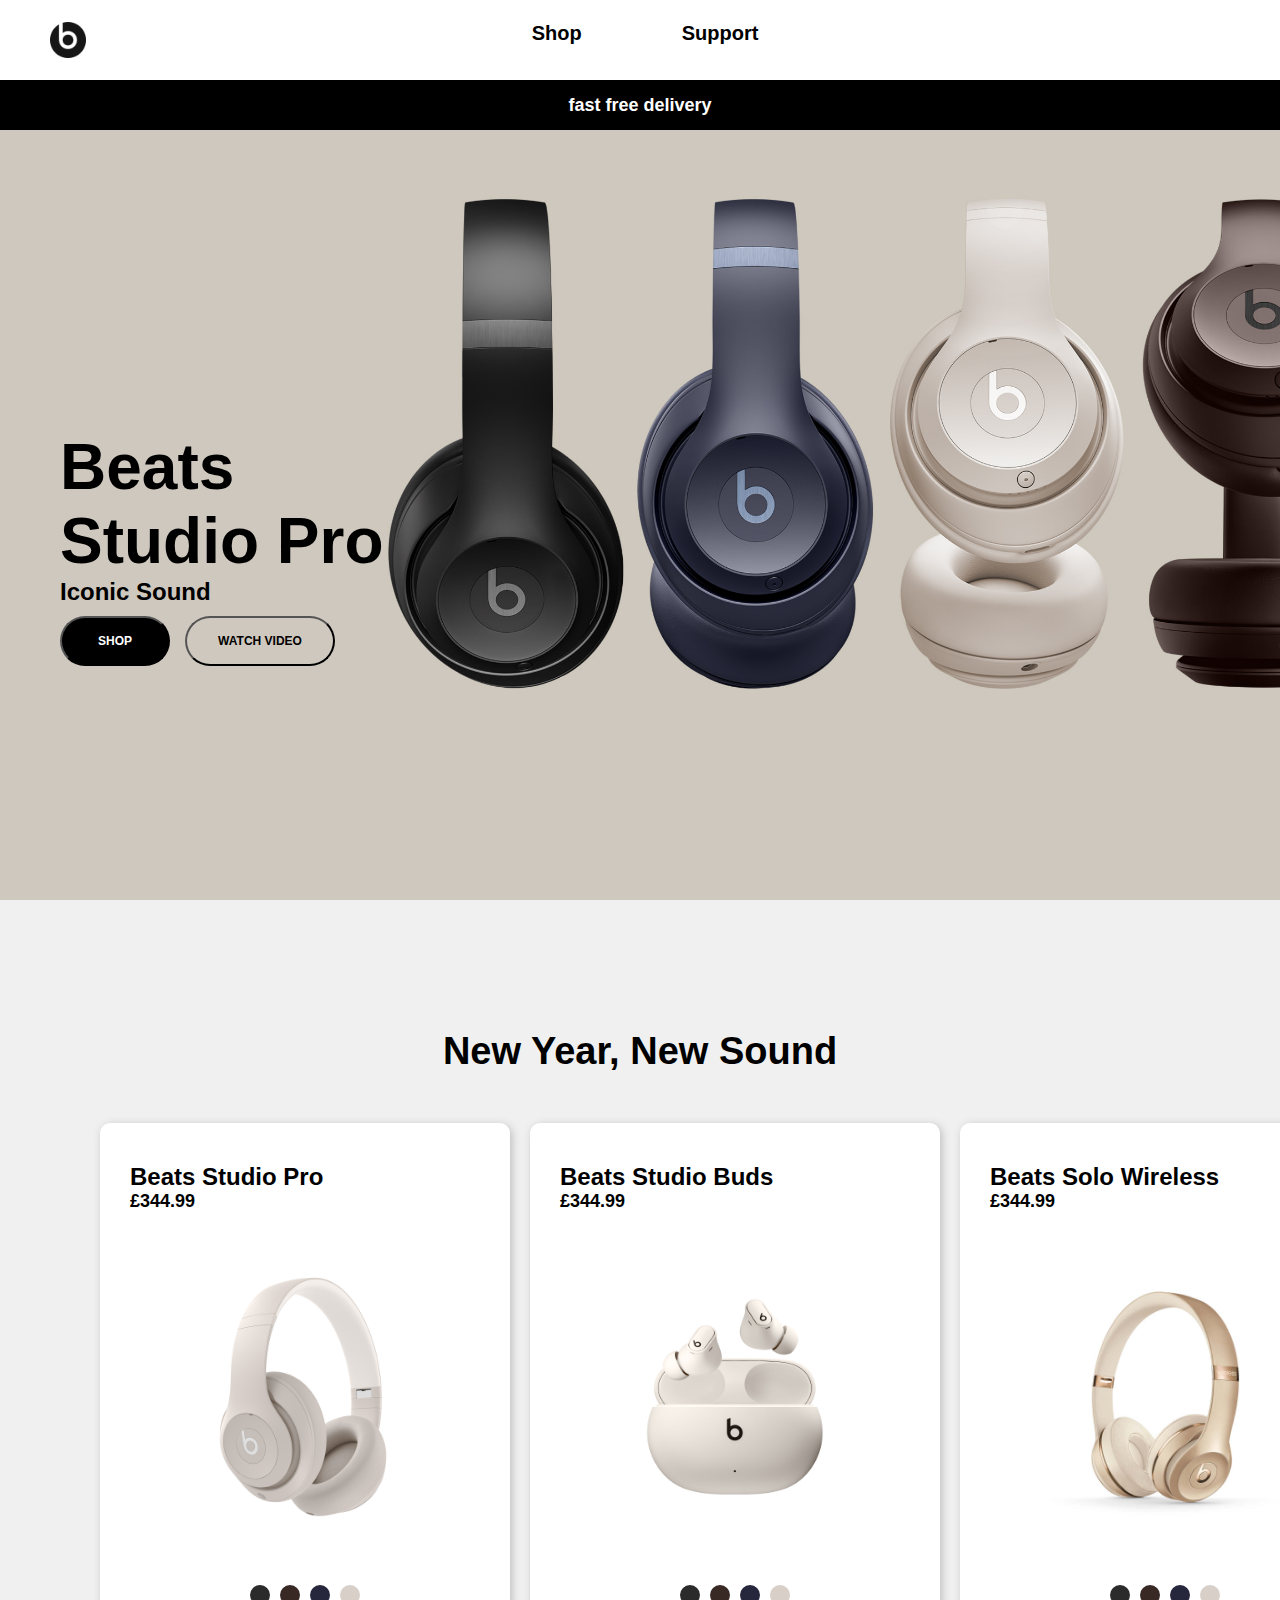
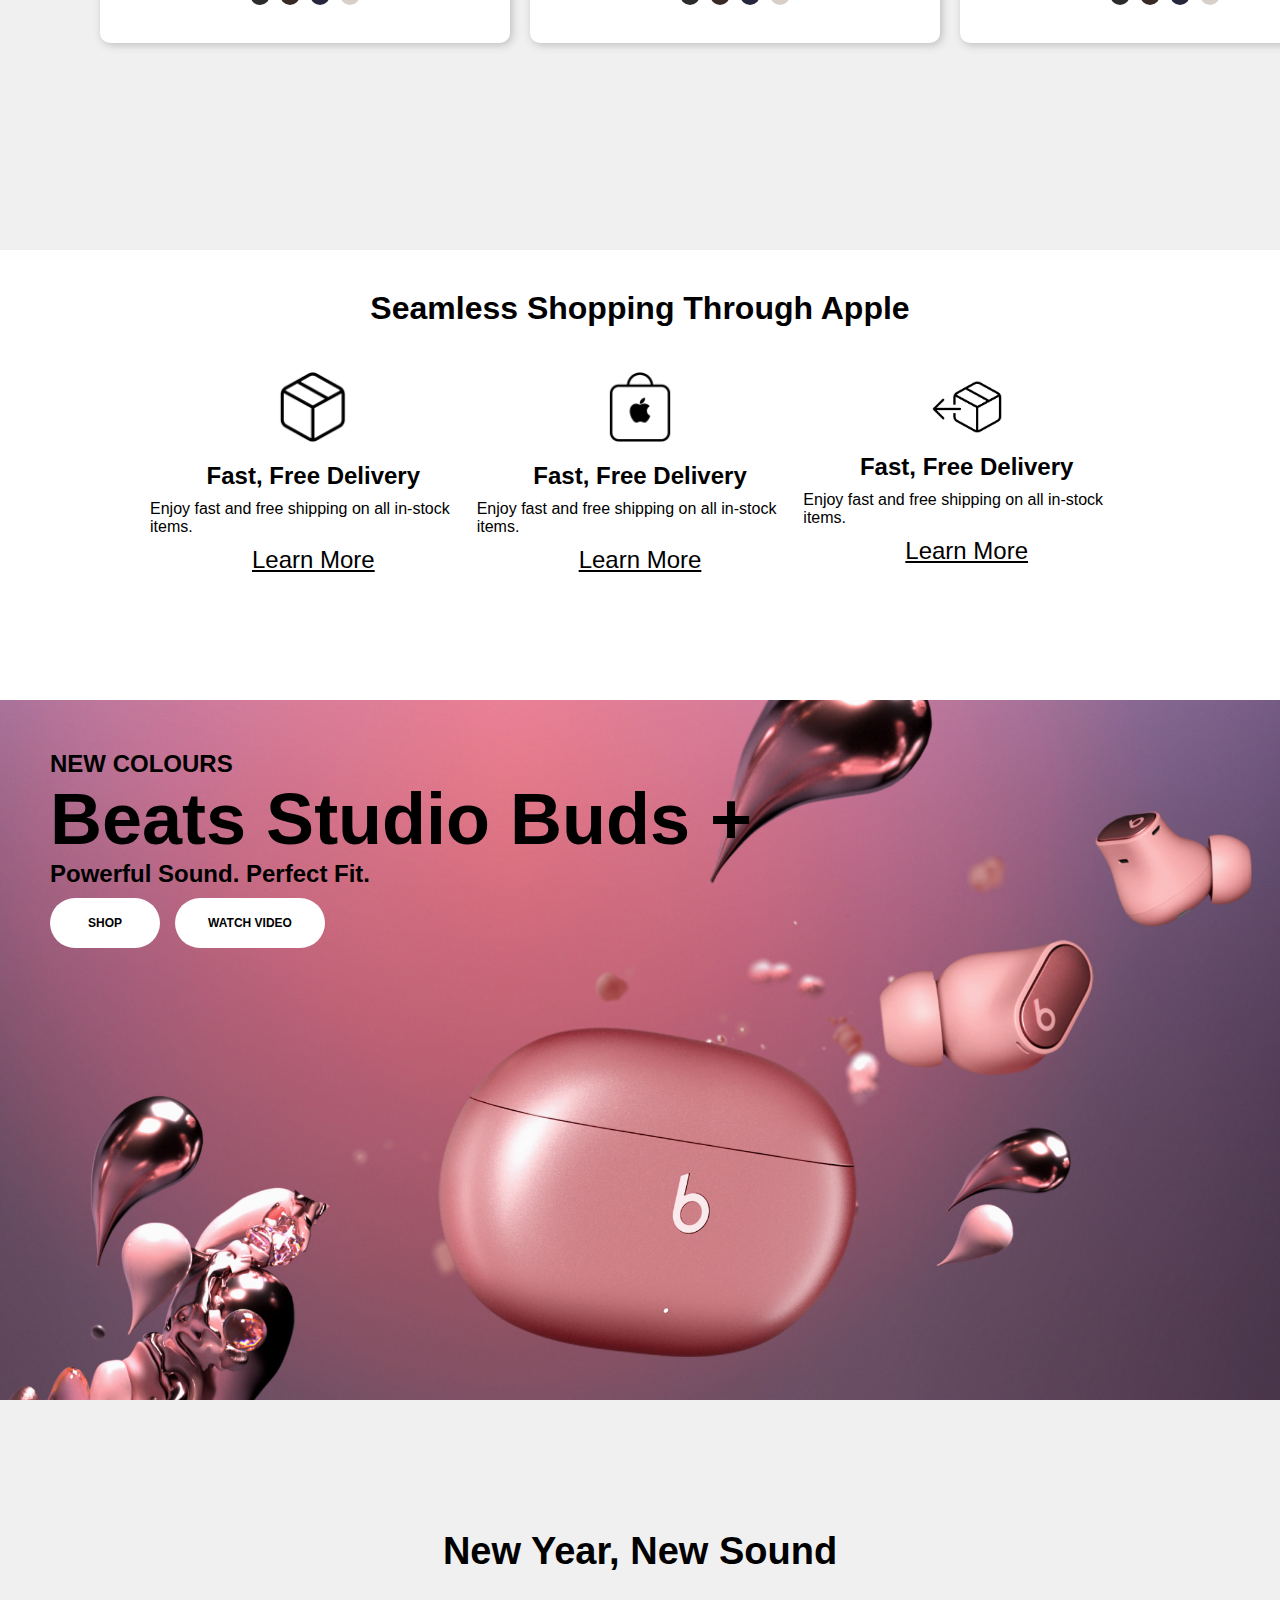
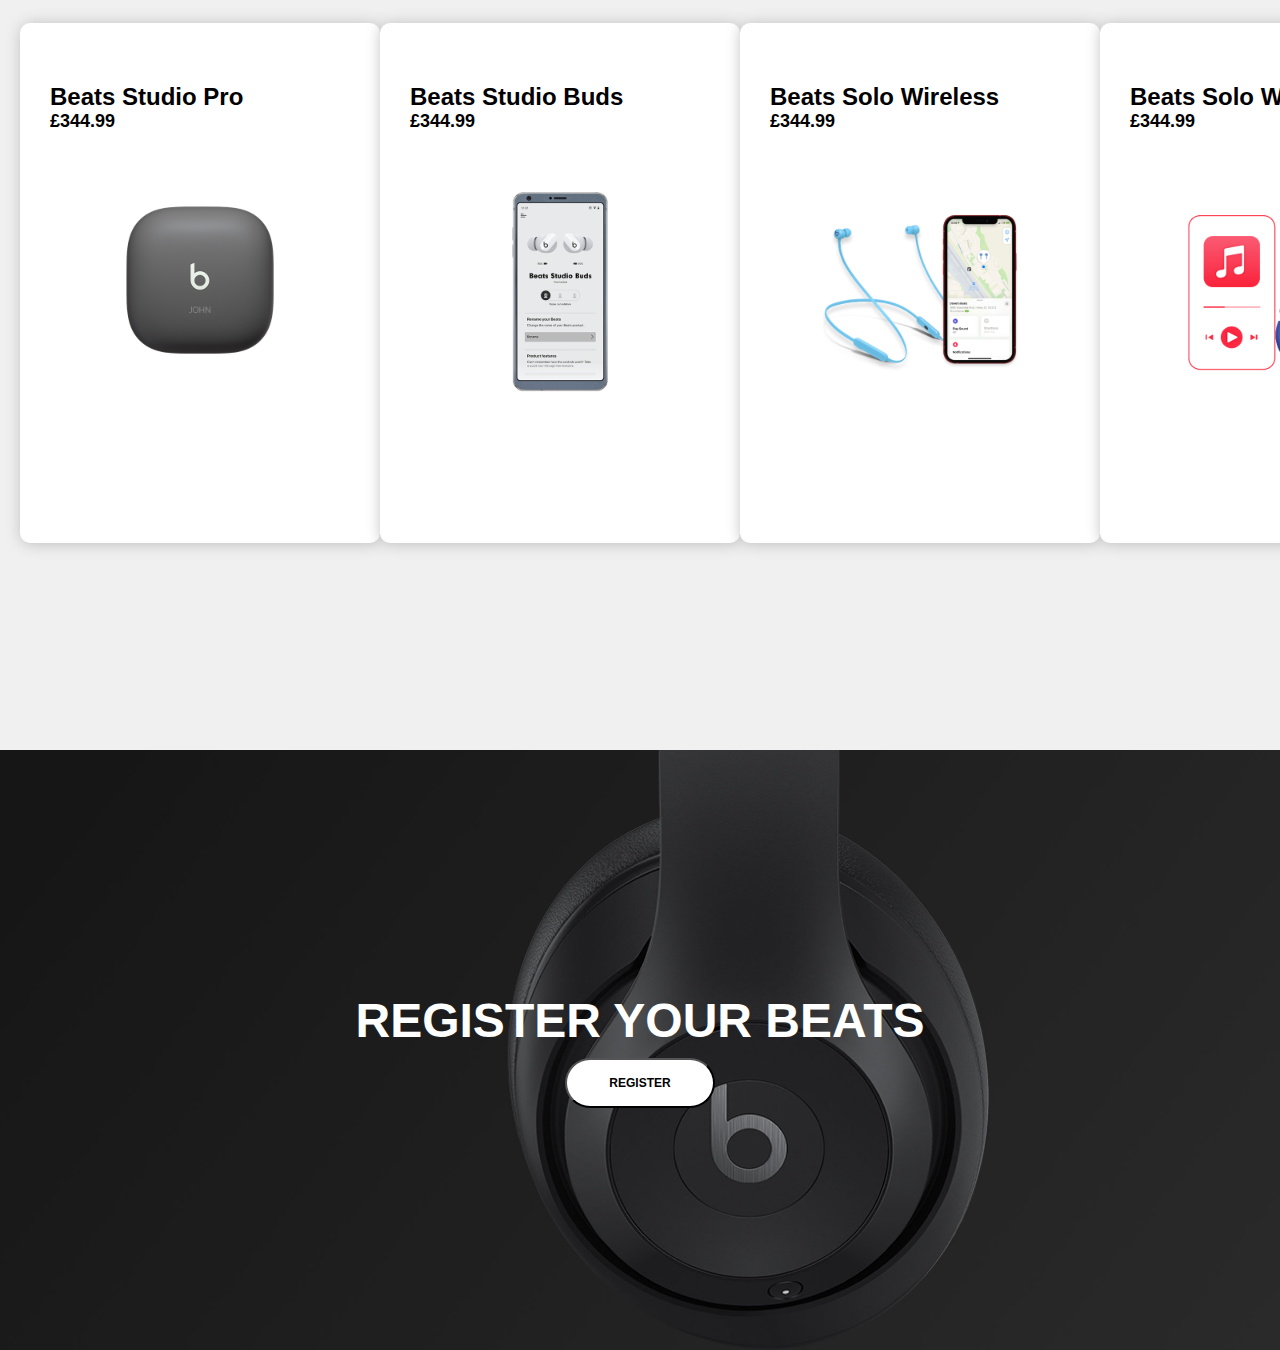
<file: index.html>
<!DOCTYPE html>
<html lang="en">
<head>
    <meta charset="UTF-8">
    <meta name="viewport" content="width=device-width, initial-scale=1.0">
    <link rel="stylesheet" href="style.css">    
    <link rel="stylesheet" href="https://cdnjs.cloudflare.com/ajax/libs/font-awesome/6.5.1/css/all.min.css" integrity="sha384-d7I10B6B6B5l7r5j+74L5ikf2p2L8W5B6B5l7r5j7a" crossorigin="anonymous">

    <title>Document</title>
</head>
<body>
    <div class="hero">
        <div class="topnav">
            <div class="navcontent">
            <img src="logo.png" alt="logo">
            <ul>
                <li>shop</li>
                <li>support</li>
            </ul>
            <i class="fas fa-rocket" id="icon"></i>
        </div>
        </div>
        <div class="bottomnav"><h1>fast free delivery</h1></div>

        <div class="contents">
            <h1 id="herotitle">beats<br> studio  pro</h1>
            <p id="herop">iconic sound</p>
            <button id="shopbtn">shop</button><button id="watchbtn">watch video</button>
        </div>
    </div>
    <div class="cards">
        <center><h1 id="cardstitle">new year, new sound</h1></center>
        <div class="cardsimgs">
            <div class="card">
                <h1>beats studio pro</h1>
                <p class="price">£344.99</p>
                <img src="card1.jpg" alt="" id="product1">
                <div class="circles">
                     <div id="circle1"></div>
                     <div id="circle2"></div>
                     <div id="circle3"></div>
                     <div id="circle4"></div>
                 </div>
                 
            </div>
            <div class="card">
                <h1>beats studio buds</h1>
                <p class="price">£344.99</p>
                <img src="card2.jpg" alt="" id="product2">
                <div class="circles">
                    <div id="circle1"></div>
                    <div id="circle2"></div>
                    <div id="circle3"></div>
                    <div id="circle4"></div>
                </div>
            </div>
        
            <div class="card">
                <h1>beats solo wireless</h1>
                <p class="price">£344.99</p>
                <img src="card3.png" alt="" id="product3">
                <div class="circles">
                    <div id="circle1"></div>
                    <div id="circle2"></div>
                    <div id="circle3"></div>
                    <div id="circle4"></div>
                </div>   
                
            </div>
            <script src="script.js"></script>
        </div>
    </div>

    <div class="seamless">
        <center><h1>seamless shopping through apple</h1></center>
        <div class="seamlesscards">
            <div class="seamless-card">
                <img src="card4.png" alt="">
                <h2>Fast, Free Delivery</h2>
                <p>Enjoy fast and free shipping on all in-stock items.</p>
                <a href="">learn more</a>
            </div>
            <div class="seamless-card">
                <img src="card5.png" alt="">
                <h2>Fast, Free Delivery</h2>
                <p>Enjoy fast and free shipping on all in-stock items.</p>
                <a href="">learn more</a>
            </div>
            <div class="seamless-card">
                <img src="card6.png" alt="">
                <h2>Fast, Free Delivery</h2>
                <p>Enjoy fast and free shipping on all in-stock items.</p>
                <a href="">learn more</a>
            </div>
        </div>
    </div>

    <div class="banner">
        <div class="contents2">
        <h2>NEW COLOURS</h2>
           <h1> Beats Studio Buds +</h1>
            <h2>Powerful Sound. Perfect Fit.</h2>
            <button id="shop2">shop</button><button id="watch2">watch video</button>
        </div>
    </div>

    <div class="cards2">
        <center><h1 id="cardstitle">new year, new sound</h1></center>
        <div class="cards2imgs">
            <div class="card2">
                <h1>beats studio pro</h1>
                <p class="price">£344.99</p>
                <img src="card7.png" alt="">
             
            </div>
            <div class="card2">
                <h1>beats studio buds</h1>
                <p class="price">£344.99</p>
                <img src="card8.png" alt="">
               
            </div>
            <div class="card2">
                <h1>beats solo wireless</h1>
                <p class="price">£344.99</p>
                <img src="card9.png" alt="">
             
                
            </div>
            <div class="card2">
                <h1>beats solo wireless</h1>
                <p class="price">£344.99</p>
                <img src="card10.png" alt="">
             
                
            </div>
            
        </div>
    </div>

    <div class="banner2">
        <div class="banner2contents">
        <h1>register your beats</h1>
        <button id="regbtn">register</button>
    </div>
    </div>
   
    
</body>
</html>
</file>
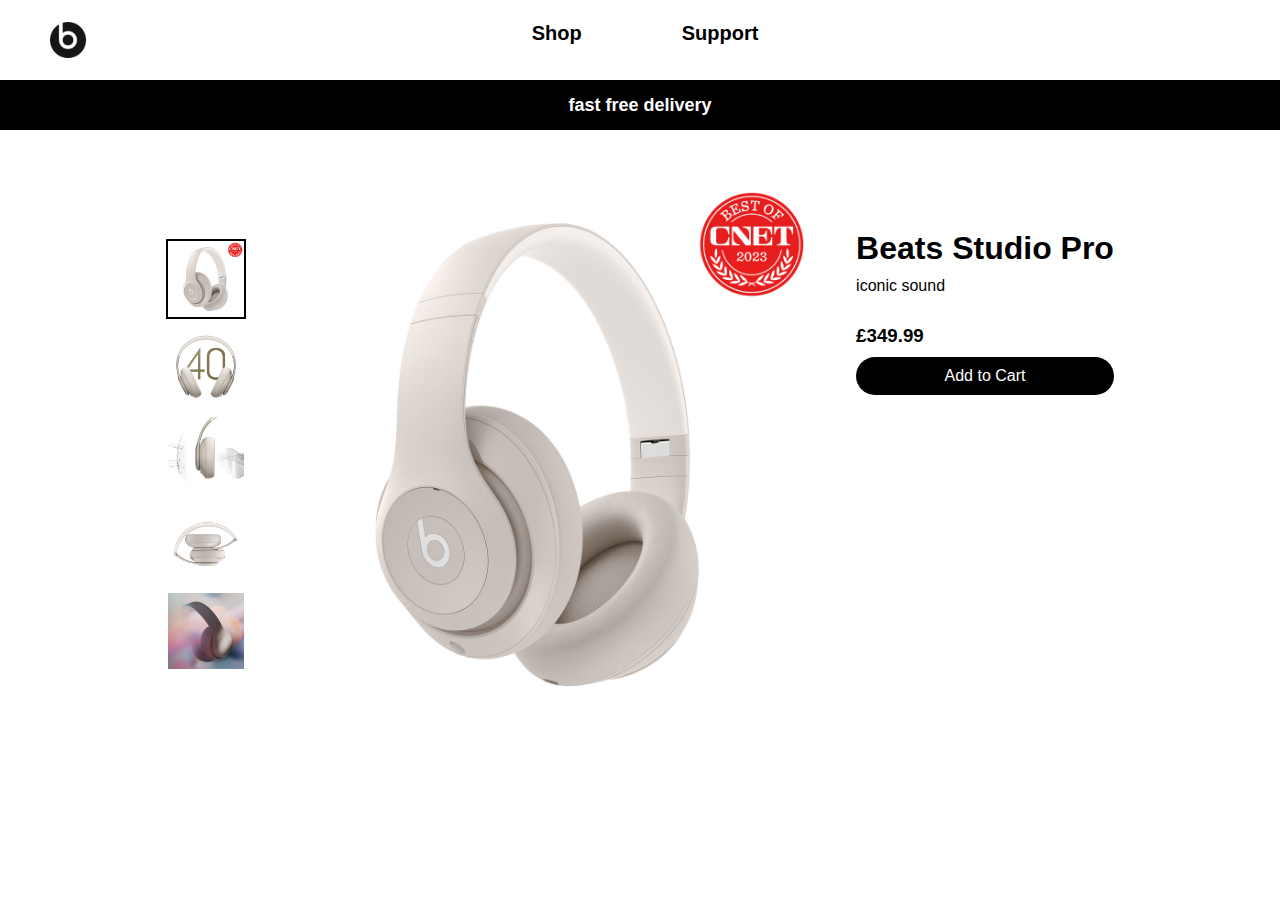
<file: product.html>
<!DOCTYPE html>
<html>
<head>
  <title>Product Gallery</title>
  <link rel="stylesheet" href="productstyle.css">
</head>
<body>
  <!-- nav -->
  <div class="topnav">
    <div class="navcontent">
    <img src="logo.png" alt="logo">
    <ul>
        <li>shop</li>
        <li>support</li>
    </ul>
    <i class="fas fa-rocket" id="icon"></i>
</div>
</div>
<div class="bottomnav"><h1>fast free delivery</h1></div>
  <!-- rest -->
  <div class="container">
    <div class="thumb-container">
      <img class="thumb active" src="images/thumb1.jpg" alt="thumb-img">
      <img class="thumb" src="images/thumb2.jpg" alt="thumb-img">
      <img class="thumb" src="images/thumb3.jpg" alt="thumb-img">
      <img class="thumb" src="images/thumb4.jpg" alt="thumb-img">
      <img class="thumb" src="images/thumb5.jpg" alt="thumb-img">
    </div>
    
    <div class="main-container">
      <img class="main-image" src="images/thumb1.jpg" alt="main-img">
      
      <div class="product-info">
        <h1>beats studio pro</h1>
        <p>iconic sound</p>
        <h3>£349.99</h3>
        <button class="add-cart-btn">Add to Cart</button>
      </div>
    </div>
  </div>
  
  <script>
    const thumbImages = document.querySelectorAll(".thumb");

    thumbImages.forEach(img => {
      img.addEventListener("click", () => {
        document.querySelector(".thumb-container .active").classList.remove("active");
        img.classList.add("active");
        document.querySelector(".main-image").src = img.src;
      });
    });

    document.querySelector(".add-cart-btn").addEventListener("click", () => {
      alert("Item added to cart!");
    });
  </script>
</body>
</html>
</file>
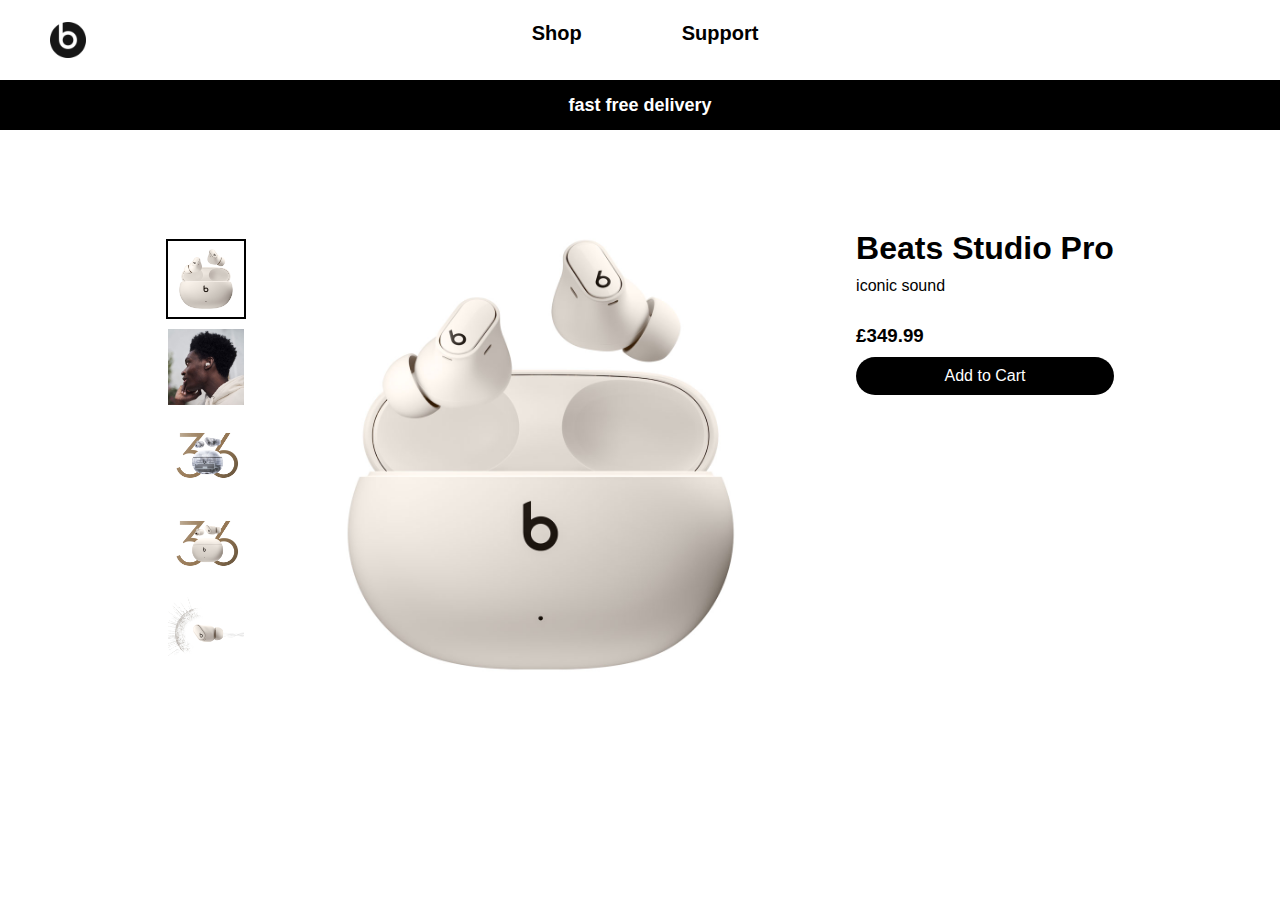
<file: product2.html>
<!DOCTYPE html>
<html>
<head>
  <title>Product Gallery</title>
  <link rel="stylesheet" href="productstyle.css">
</head>
<body>
  <!-- nav -->
  <div class="topnav">
    <div class="navcontent">
    <img src="logo.png" alt="logo">
    <ul>
        <li>shop</li>
        <li>support</li>
    </ul>
    <i class="fas fa-rocket" id="icon"></i>
</div>
</div>
<div class="bottomnav"><h1>fast free delivery</h1></div>
  <!-- rest -->
  <div class="container">
    <div class="thumb-container">
      <img class="thumb active" src="images/thumb6.jpg" alt="thumb-img">
      <img class="thumb" src="images/thumb7.jpg" alt="thumb-img">
      <img class="thumb" src="images/thumb8.jpg" alt="thumb-img">
      <img class="thumb" src="images/thumb9.jpg" alt="thumb-img">
      <img class="thumb" src="images/thumb10.jpg" alt="thumb-img">
    </div>
    
    <div class="main-container">
      <img class="main-image" src="images/thumb6.jpg" alt="main-img">
      
      <div class="product-info">
        <h1>beats studio pro</h1>
        <p>iconic sound</p>
        <h3>£349.99</h3>
        <button class="add-cart-btn">Add to Cart</button>
      </div>
    </div>
  </div>
  
  <script>
    const thumbImages = document.querySelectorAll(".thumb");

    thumbImages.forEach(img => {
      img.addEventListener("click", () => {
        document.querySelector(".thumb-container .active").classList.remove("active");
        img.classList.add("active");
        document.querySelector(".main-image").src = img.src;
      });
    });

    document.querySelector(".add-cart-btn").addEventListener("click", () => {
      alert("Item added to cart!");
    });
  </script>
</body>
</html>
</file>
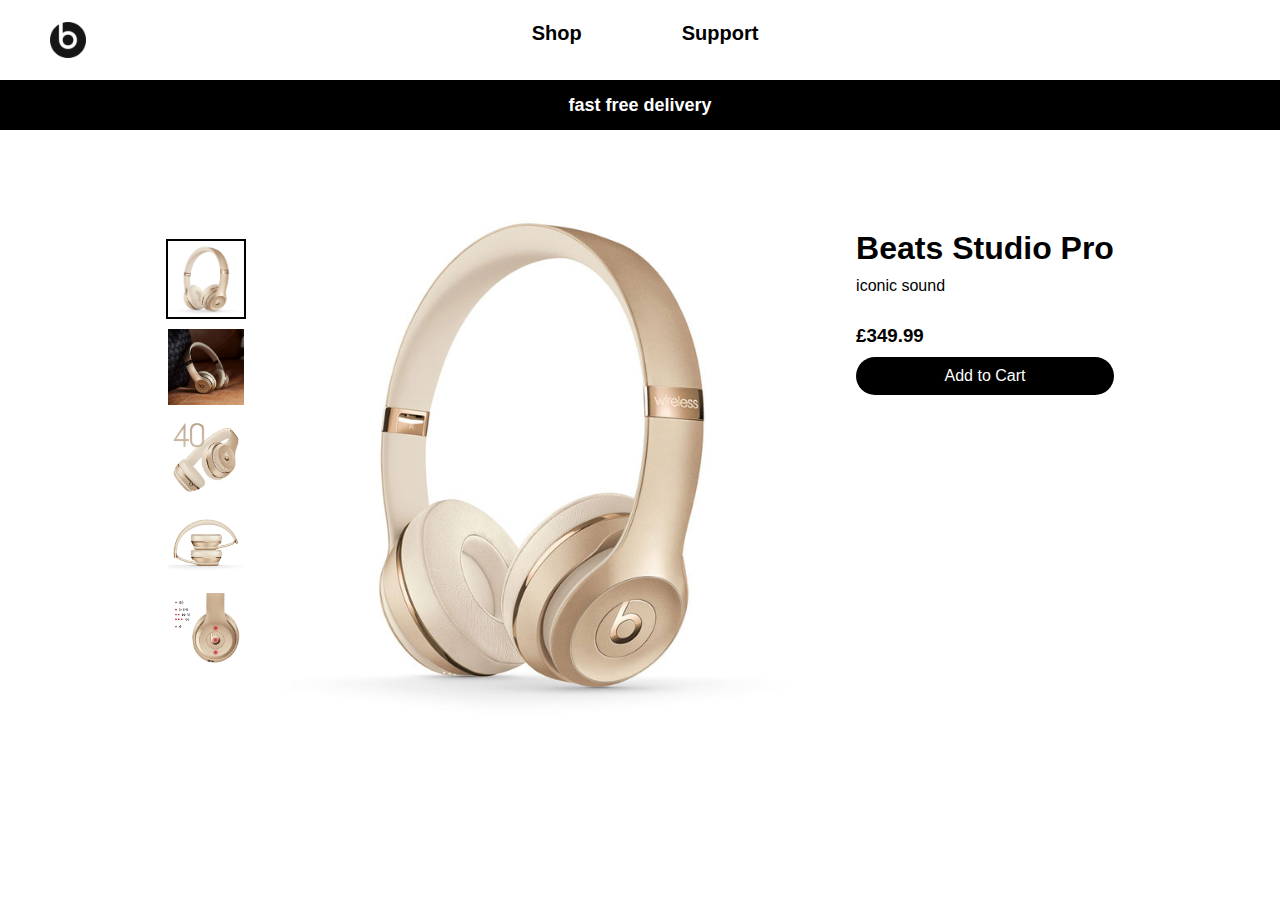
<file: product3.html>
<!DOCTYPE html>
<html>
<head>
  <title>Product Gallery</title>
  <link rel="stylesheet" href="productstyle.css">
</head>
<body>
  <!-- nav -->
  <div class="topnav">
    <div class="navcontent">
    <img src="logo.png" alt="logo">
    <ul>
        <li>shop</li>
        <li>support</li>
    </ul>
    <i class="fas fa-rocket" id="icon"></i>
</div>
</div>
<div class="bottomnav"><h1>fast free delivery</h1></div>
  <!-- rest -->
  <div class="container">
    <div class="thumb-container">
      <img class="thumb active" src="images/thumb11.jpg" alt="thumb-img">
      <img class="thumb" src="images/thumb12.jpg" alt="thumb-img">
      <img class="thumb" src="images/thumb13.jpg" alt="thumb-img">
      <img class="thumb" src="images/thumb14.jpg" alt="thumb-img">
      <img class="thumb" src="images/thumb15.jpg" alt="thumb-img">
    </div>
    
    <div class="main-container">
      <img class="main-image" src="images/thumb11.jpg" alt="main-img">
      
      <div class="product-info">
        <h1>beats studio pro</h1>
        <p>iconic sound</p>
        <h3>£349.99</h3>
        <button class="add-cart-btn">Add to Cart</button>
      </div>
    </div>
  </div>
  
  <script>
    const thumbImages = document.querySelectorAll(".thumb");

    thumbImages.forEach(img => {
      img.addEventListener("click", () => {
        document.querySelector(".thumb-container .active").classList.remove("active");
        img.classList.add("active");
        document.querySelector(".main-image").src = img.src;
      });
    });

    document.querySelector(".add-cart-btn").addEventListener("click", () => {
      alert("Item added to cart!");
    });
  </script>
</body>
</html>
</file>
<file: style.css>
*{
    margin: 0;
    padding: 0;
    box-sizing: border-box;
    font-family: "Segoe UI", Tahoma, Geneva, Verdana, sans-serif;

}
.topnav{
    width: 100%;
    height: 80px;
    background: white;
    display: flex;
    justify-content: space-between;
    align-items: center;
  }
  img{
    width: 36px;
    height: auto;
  }
  ul{
    display: flex;
  
  }
  ul li{
    list-style: none;
    font-size: 20px;
    font-weight: 620;
    text-transform: capitalize;
    padding-right: 50px;
    padding-left: 50px;
  }
  #icon{
    color: red;
    width: 26px;
    height: 26px;
  }
  .navcontent{
    padding: 0 50px;
    width: 100%;
    display: flex;
    justify-content: space-between;
  }
.bottomnav{
    width: 100%;
    height: 50px;
    background: black;
    display: flex;
    align-items: center;
    justify-content: center;
}
.bottomnav h1{
    color: white;
    font-size: 18px;
}
.hero{
    width: 100%;
    height: 900px;
    background: url('beatshero3.jpg') no-repeat center/cover;
}
.contents{
    padding: 300px 60px;
}

#herotitle{
    font-size: 64px;
    text-transform: capitalize;
}
#herop{
    font-size: 24px;
    text-transform: capitalize;
    font-weight: 600;
}

#shopbtn{
    width: 110px;
    height: 50px;
    font-size: 12px;
    font-weight: 800;
    color: white;
    background: black;
    border-radius: 25px;
    text-transform: uppercase;
    margin-top: 10px;
}
#watchbtn{
    width: 150px;
    height: 50px;
    font-size: 12px;
    font-weight: 800;
    color: black;
    background: rgba(0, 0, 0, 0);
    border-radius: 25px;
    text-transform: uppercase;
    margin-left: 15px;
    margin-top: 10px;

}

.cards {
    background-color: #f0f0f0;
    width: 100%;
    height: 950px;
    
    padding-top: 50px;
}

#cardstitle{
    color: black;
    text-transform: capitalize;
    padding-top: 80px;
    font-size: 38px;
}
.cardsimgs{
    display: grid;
    grid-template-columns: repeat(3, 1fr);
    grid-gap: 20px;    
    padding: 0 100px;
   
    margin-top: 50px; 
   
}
.cardsimgs .card{
    background: white;
    text-transform: capitalize;
    border-radius: 10px;
    padding: 0 30px;
    height: 520px;
    font-size: 12px;
}
.cardsimgs img{
    padding: 60px 50px;
    width: 350px;
    gap: 5px;
    
}

.price{
    font-size: 18px;
    font-weight: 600;
    
}
.card{
    box-shadow: 2px 2px 8px #bdbdbd;
}
.card h1{
    padding-top: 40px;
}
.circles{
    display: flex;
    justify-content: space-between;
    padding: 0 120px;
    
}
#circle1{
   width: 20px;
   height: 20px;
   border-radius: 20px;
   background: #2b2b2b;
}
#circle2{
    width: 20px;
    height: 20px;
    border-radius: 20px;
    background: #382925;
 }
 #circle3{
    width: 20px;
    height: 20px;
    border-radius: 20px;
    background: #26263d;
 }
 #circle4{
    width: 20px;
    height: 20px;
    border-radius: 20px;
    background: #d8cfc8;
 }

 .banner{
    width: 100%;
    height: 700px;
    background: url('beatshero4.jpg') no-repeat center/cover;
 }
 #shop2{
    width: 110px;
    height: 50px;
    font-size: 12px;
    font-weight: 800;
    color: black;
    background: white;
    border-radius: 25px;
    text-transform: uppercase;
    margin-top: 10px;
    border: red;
}
#watch2{
    width: 150px;
    height: 50px;
    font-size: 12px;
    font-weight: 800;
    color: black;
    background: rgb(255, 255, 255);
    border-radius: 25px;
    text-transform: uppercase;
    margin-left: 15px;
    margin-top: 10px;
    border: red;

}
.contents2{
    padding: 50px 50px;

}

.contents2 h1{
    font-size: 72px;
}

.cards2{
    background-color: #f0f0f0;
    width: 100%;
    height: 950px;
    
    padding-top: 50px;
}

.cards2imgs{
    display: flex;
    justify-content: space-between;
    padding: 0 20px;
    margin-top: 50px;
}
.cards2imgs .card2{
    background: white;
    text-transform: capitalize;
    border-radius: 10px;
    padding: 0 30px;
    height: 520px;
    font-size: 12px;
}
.cards2imgs img{
    padding: 60px 50px;
    width: 300px;
    gap: 15px;
    
}

.card2 h1{
    padding-top: 60px;
}
.card2{
    box-shadow: 1px 1px 15px #bdbdbd;
}

.banner2{
    width: 100%;
    height: 600px;
    background: url('beatshero2.jpg') no-repeat center/cover;
    display: flex;
    align-items: center;
    justify-content: center;
}

.banner2 h1{
    font-size: 48px;
    color: white;
    text-transform: uppercase;
}
#regbtn{
    width: 150px;
    height: 50px;
    font-size: 12px;
    font-weight: 800;
    color: black;
    background: white;
    border-radius: 25px;
    text-transform: uppercase;
    margin-top: 10px;
}
.banner2contents{
    display: flex;
    flex-direction: column;
    align-items: center;
    justify-content: center;
}
/* seamless  */

.seamless{
    background: white;
    height: 450px;
}
.seamless h1{
    padding-top: 40px;
    text-transform: capitalize;
}
.seamlesscards{
    background: white;
    display: flex;
    justify-content: space-between;
    padding: 45px 150px;
}
.seamless-card{
    display: flex;
    flex-direction: column;
    justify-content: center;
    align-items: center;
}
.seamlesscards .seamless-card img{
    width: 70px;
}
.seamlesscards .seamless-card h2{
    padding-top: 20px;
}
.seamlesscards .seamless-card p{
    padding-top: 10px;
}
.seamlesscards .seamless-card a{
    text-transform: capitalize;
    font-size: 24px;
    color: black;
    padding-top: 10px;
}

@media(max-width: 1200px){
    .cardsimgs{
        grid-template-columns: repeat(2, 2fr);

    }
    .cards{
        height: 1800px;
    }
}
@media(max-width: 900px){
.cardsimgs{
    grid-template-columns: repeat(1, 1fr);
}
.cardsimgs .card{
    width: 450px;
}
}
</file>
<file: productstyle.css>
*{
  margin: 0;
  padding: 0;
  box-sizing: border-box;
  font-family: "Segoe UI", Tahoma, Geneva, Verdana, sans-serif;
}
.topnav{
  width: 100%;
  height: 80px;
  background: white;
  display: flex;
  justify-content: space-between;
  align-items: center;
}
img{
  width: 36px;
  height: auto;
}
ul{
  display: flex;

}
ul li{
  list-style: none;
  font-size: 20px;
  font-weight: 620;
  text-transform: capitalize;
  padding-right: 50px;
  padding-left: 50px;
}
#icon{
  color: red;
  width: 26px;
  height: 26px;
}
.navcontent{
  padding: 0 50px;
  width: 100%;
  display: flex;
  justify-content: space-between;
}
.bottomnav{
  width: 100%;
  height: 50px;
  background: black;
  display: flex;
  align-items: center;
  justify-content: center;
}
.bottomnav h1{
  color: white;
  font-size: 18px;
}
.container {
  display: flex;
  flex-wrap: wrap;
  margin-top: 0px;
  justify-content: center;
  align-items: center;
  margin-top: 50px;
}

.thumb-container {
  display: flex;
  gap: 8px;
  flex-direction: column;
  align-items: center;
}

.thumb {
  width: 80px;
  height: 80px;
  cursor: pointer;
  object-fit: cover;
  border: 2px solid transparent;
}

.thumb.active {
  border-color: black;
}

.main-container {
  display: flex;
  margin-left: 20px;
}

.main-image {
  width: 550px;
  height: auto;
  object-fit: cover;
}

.product-info {
  margin-top: 0px;
  max-width: 400px;
  margin-left: 40px;
  font-family: Arial, sans-serif;
}

.product-info h1 {
  margin-bottom: 10px;
  text-transform: capitalize;
  padding-top: 50px;
}

.product-info h3{
  padding-top: 30px;
} 

.product-info button {
  margin-top: 10px;
  padding: 10px 20px;
  font-size: 16px;
  background: black;
  color: #fff;
  border: none;
  cursor: pointer;
  border-radius: 20px;
  width: 100%;
}

.product-info button:hover {
  background: #1b76ff;
}
</file>
